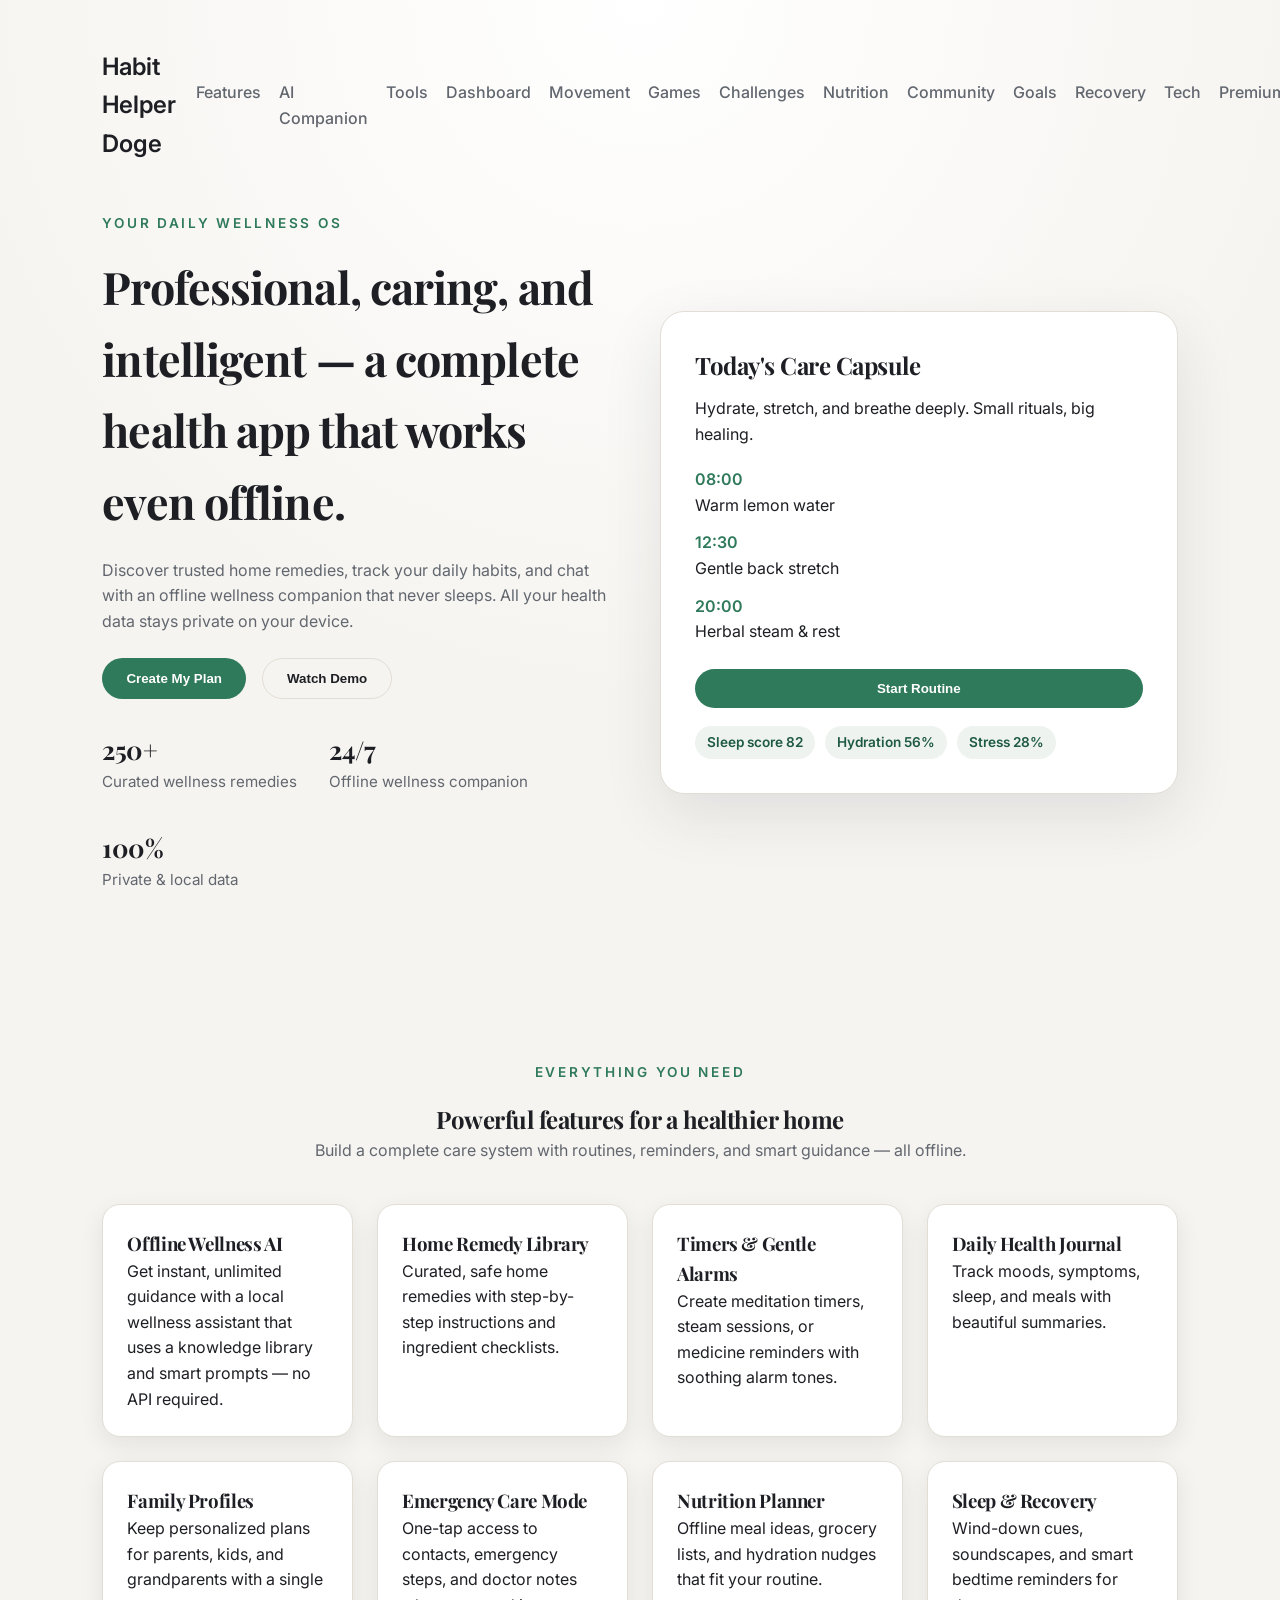
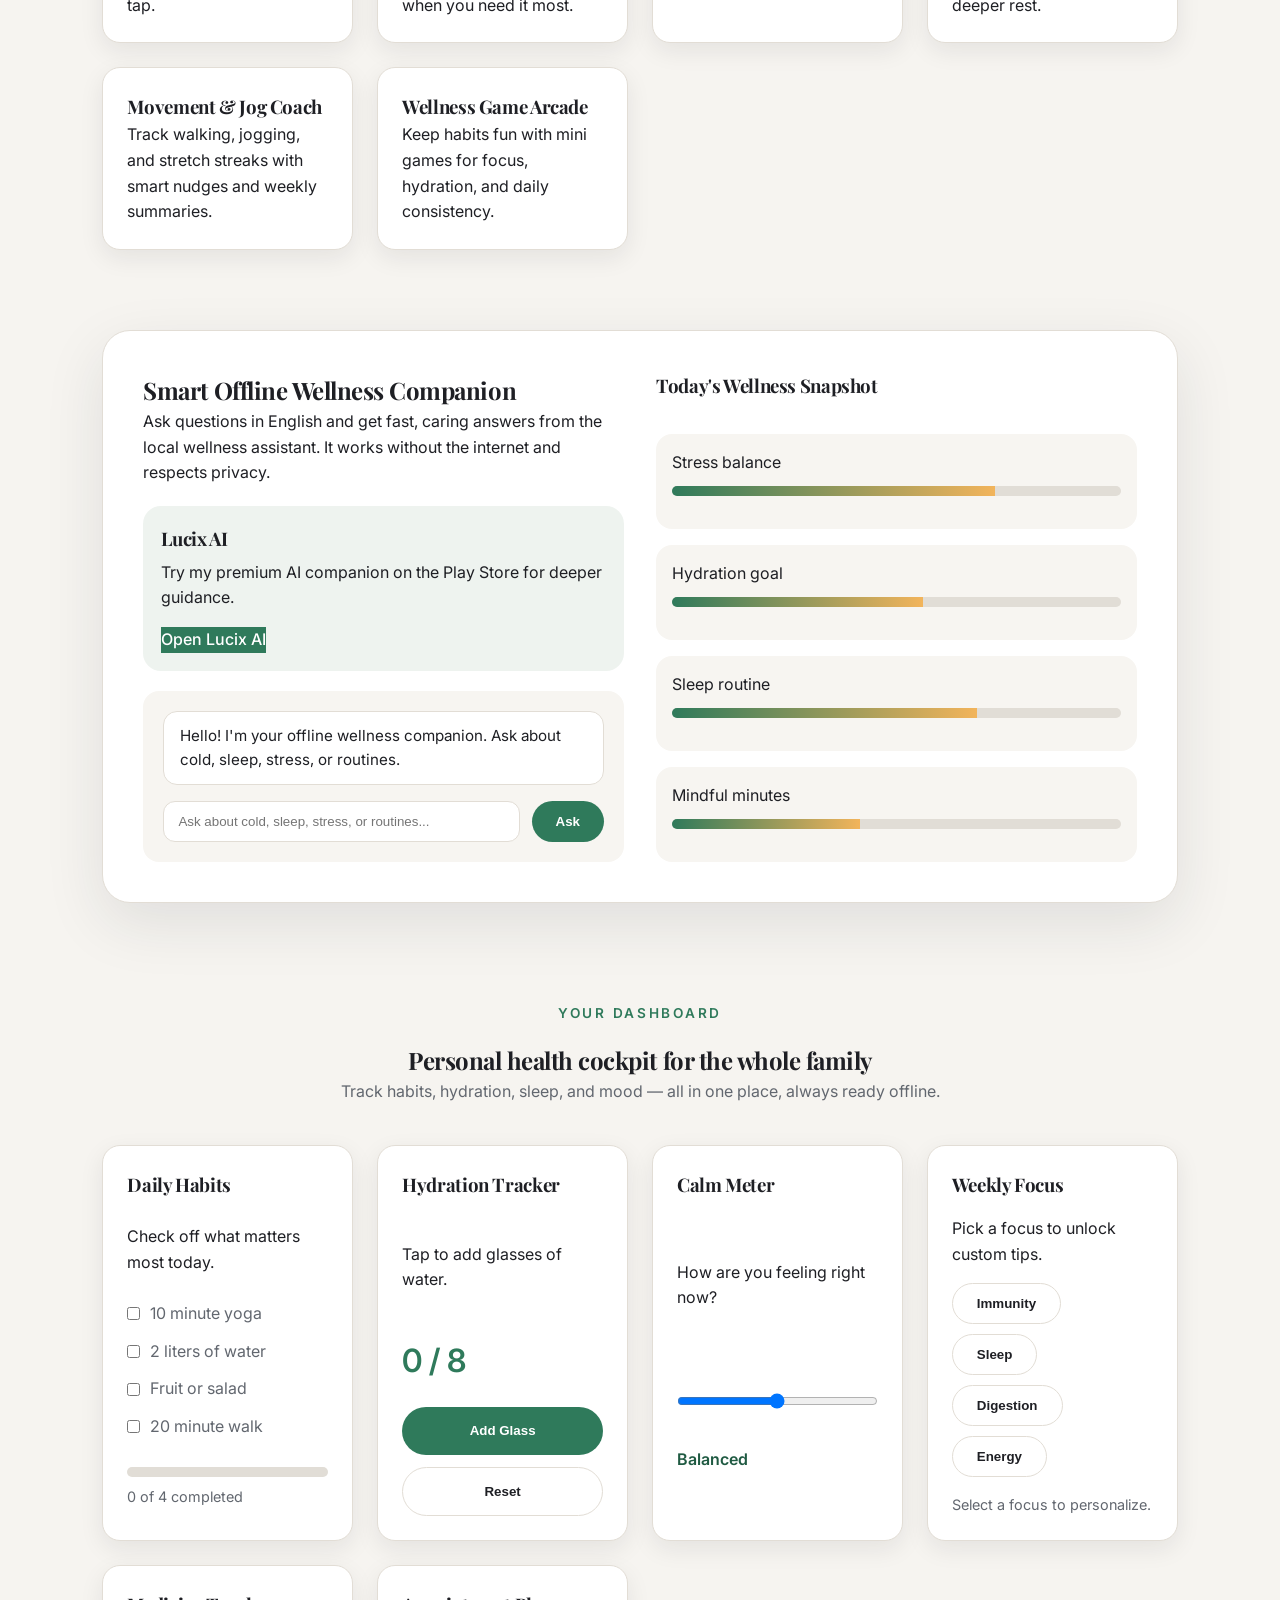
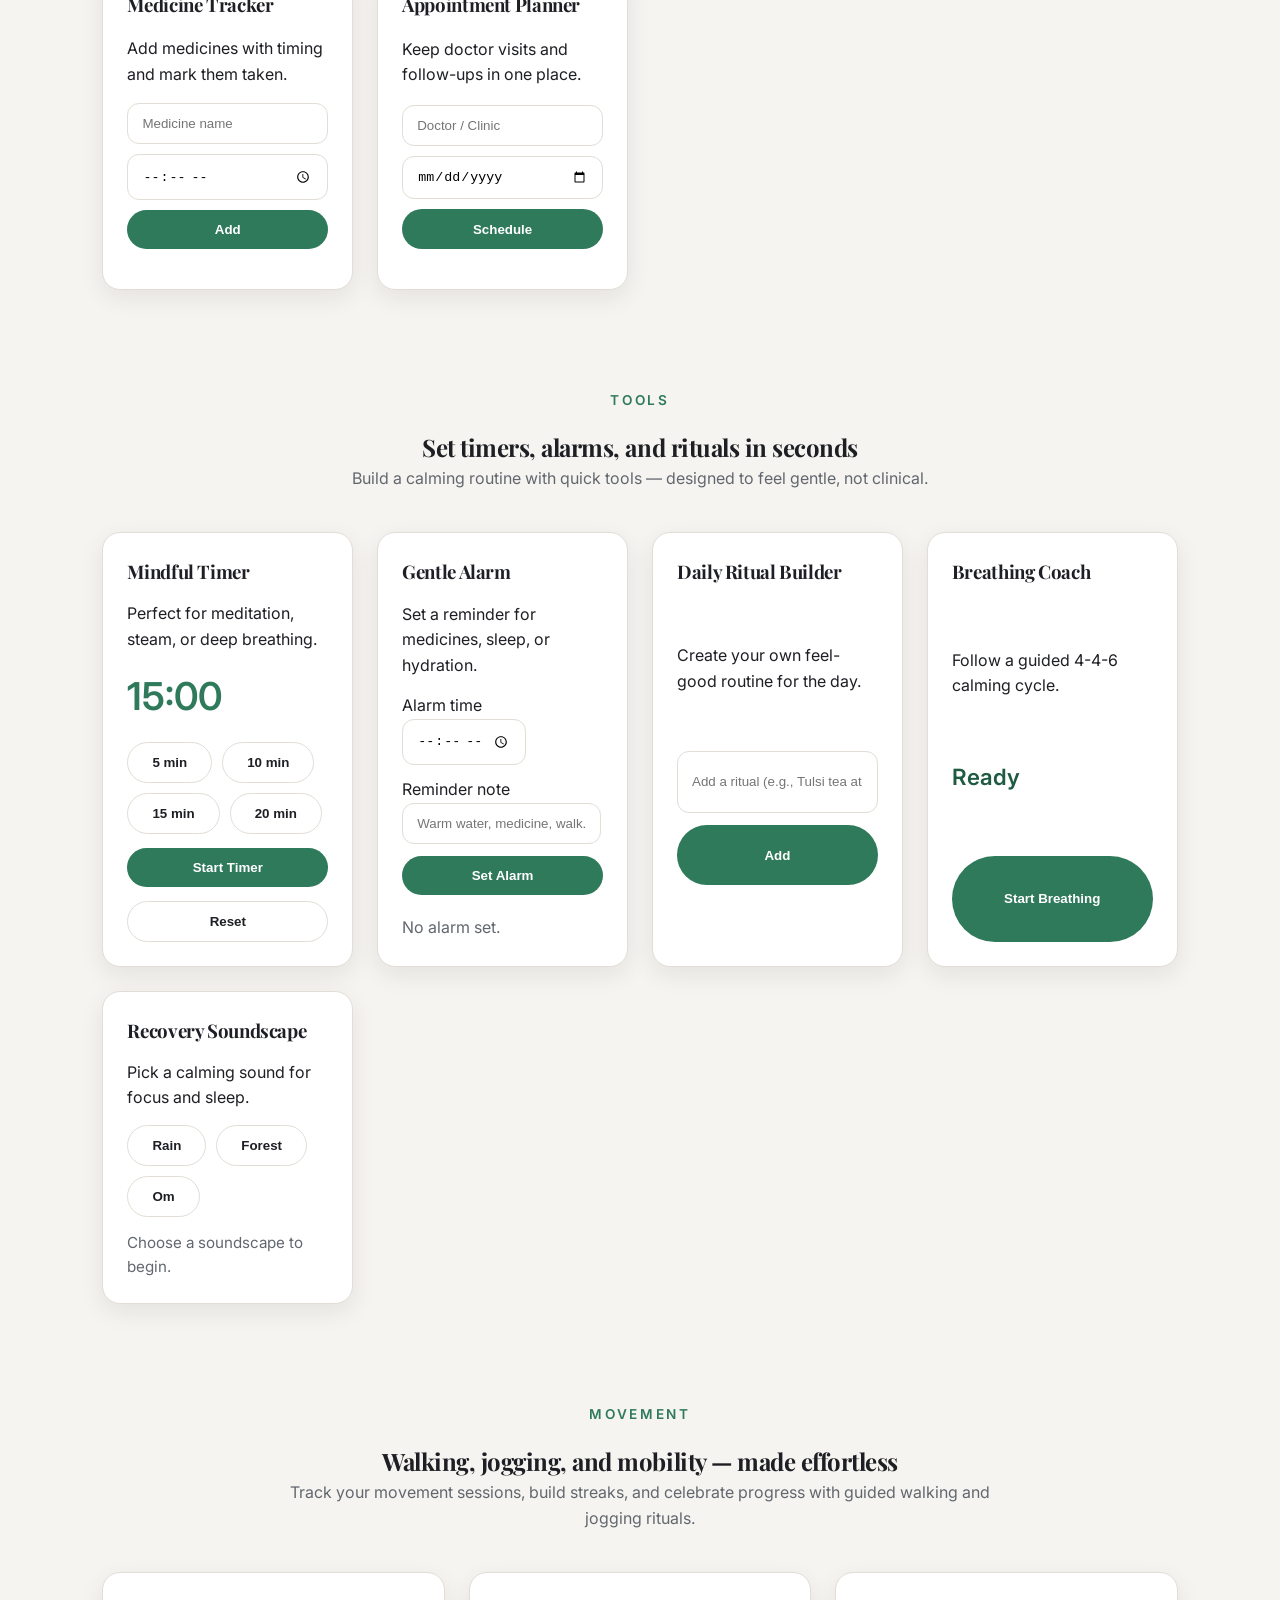
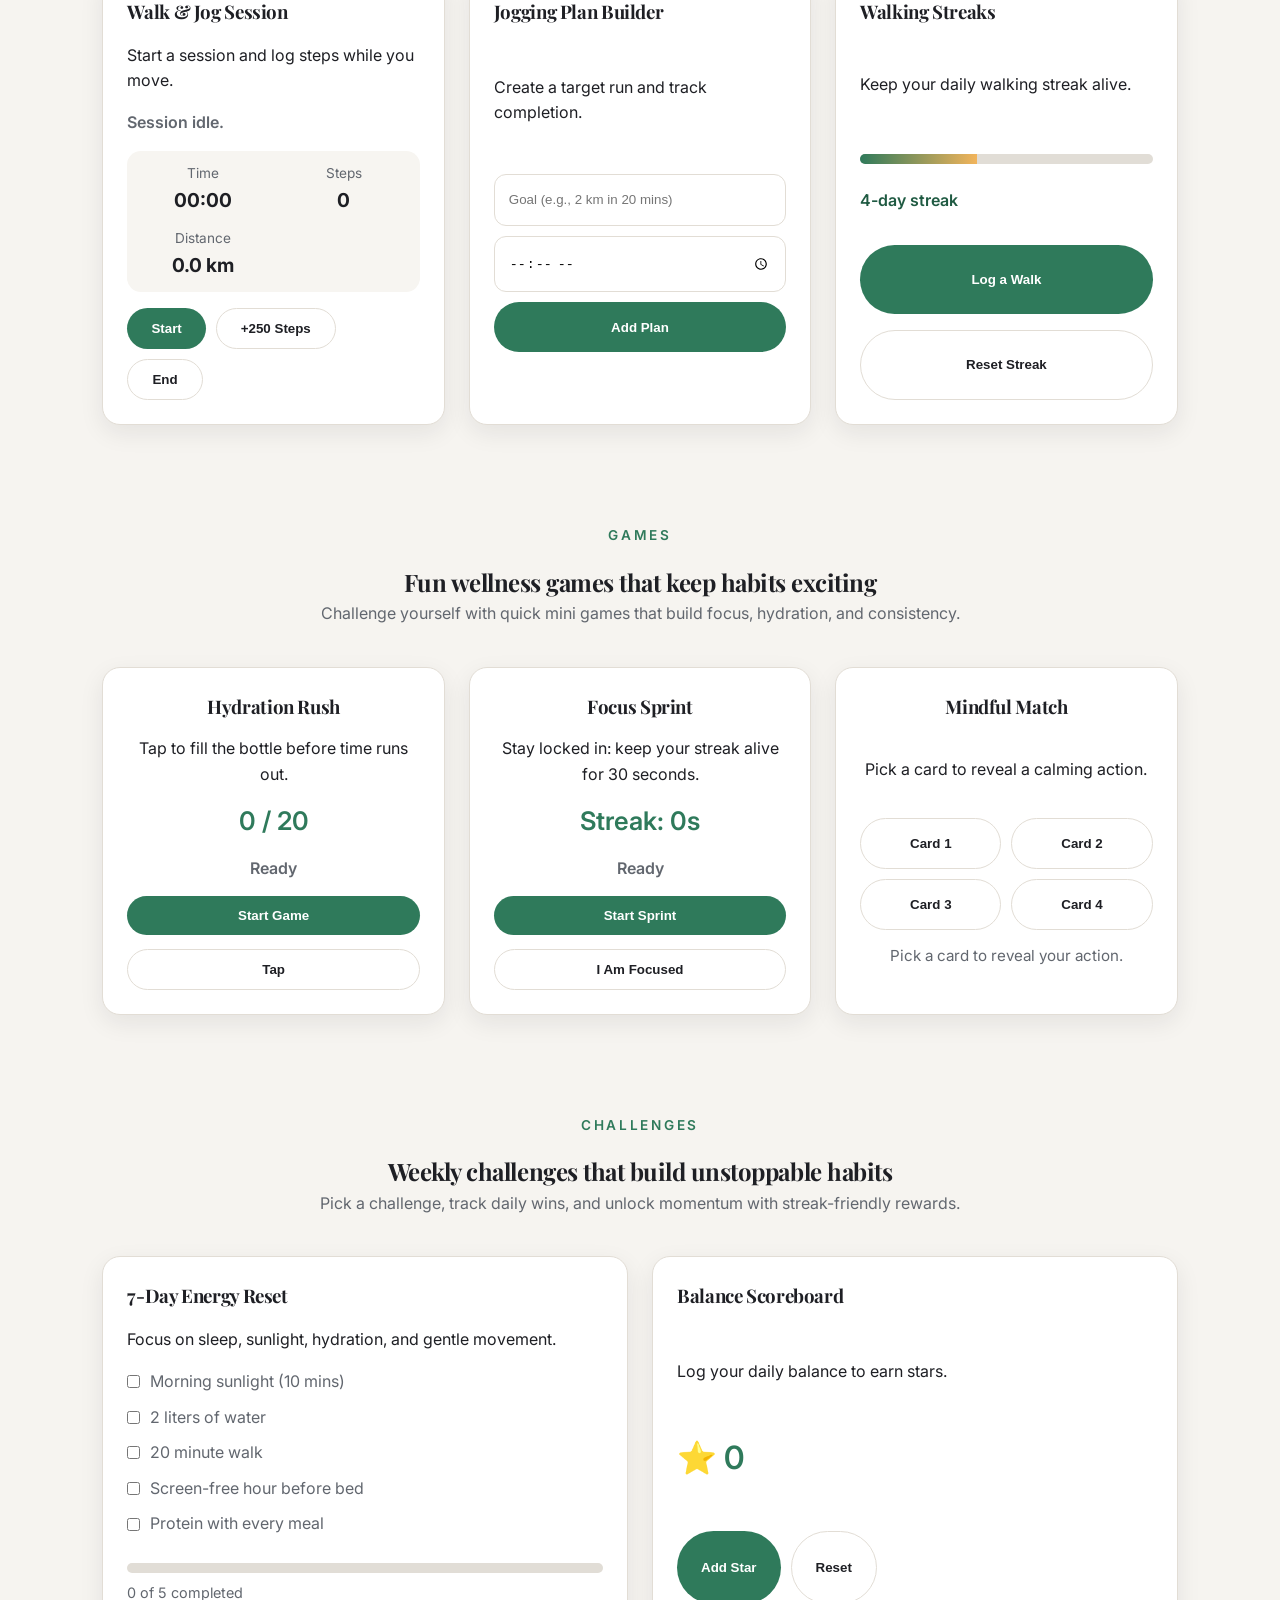
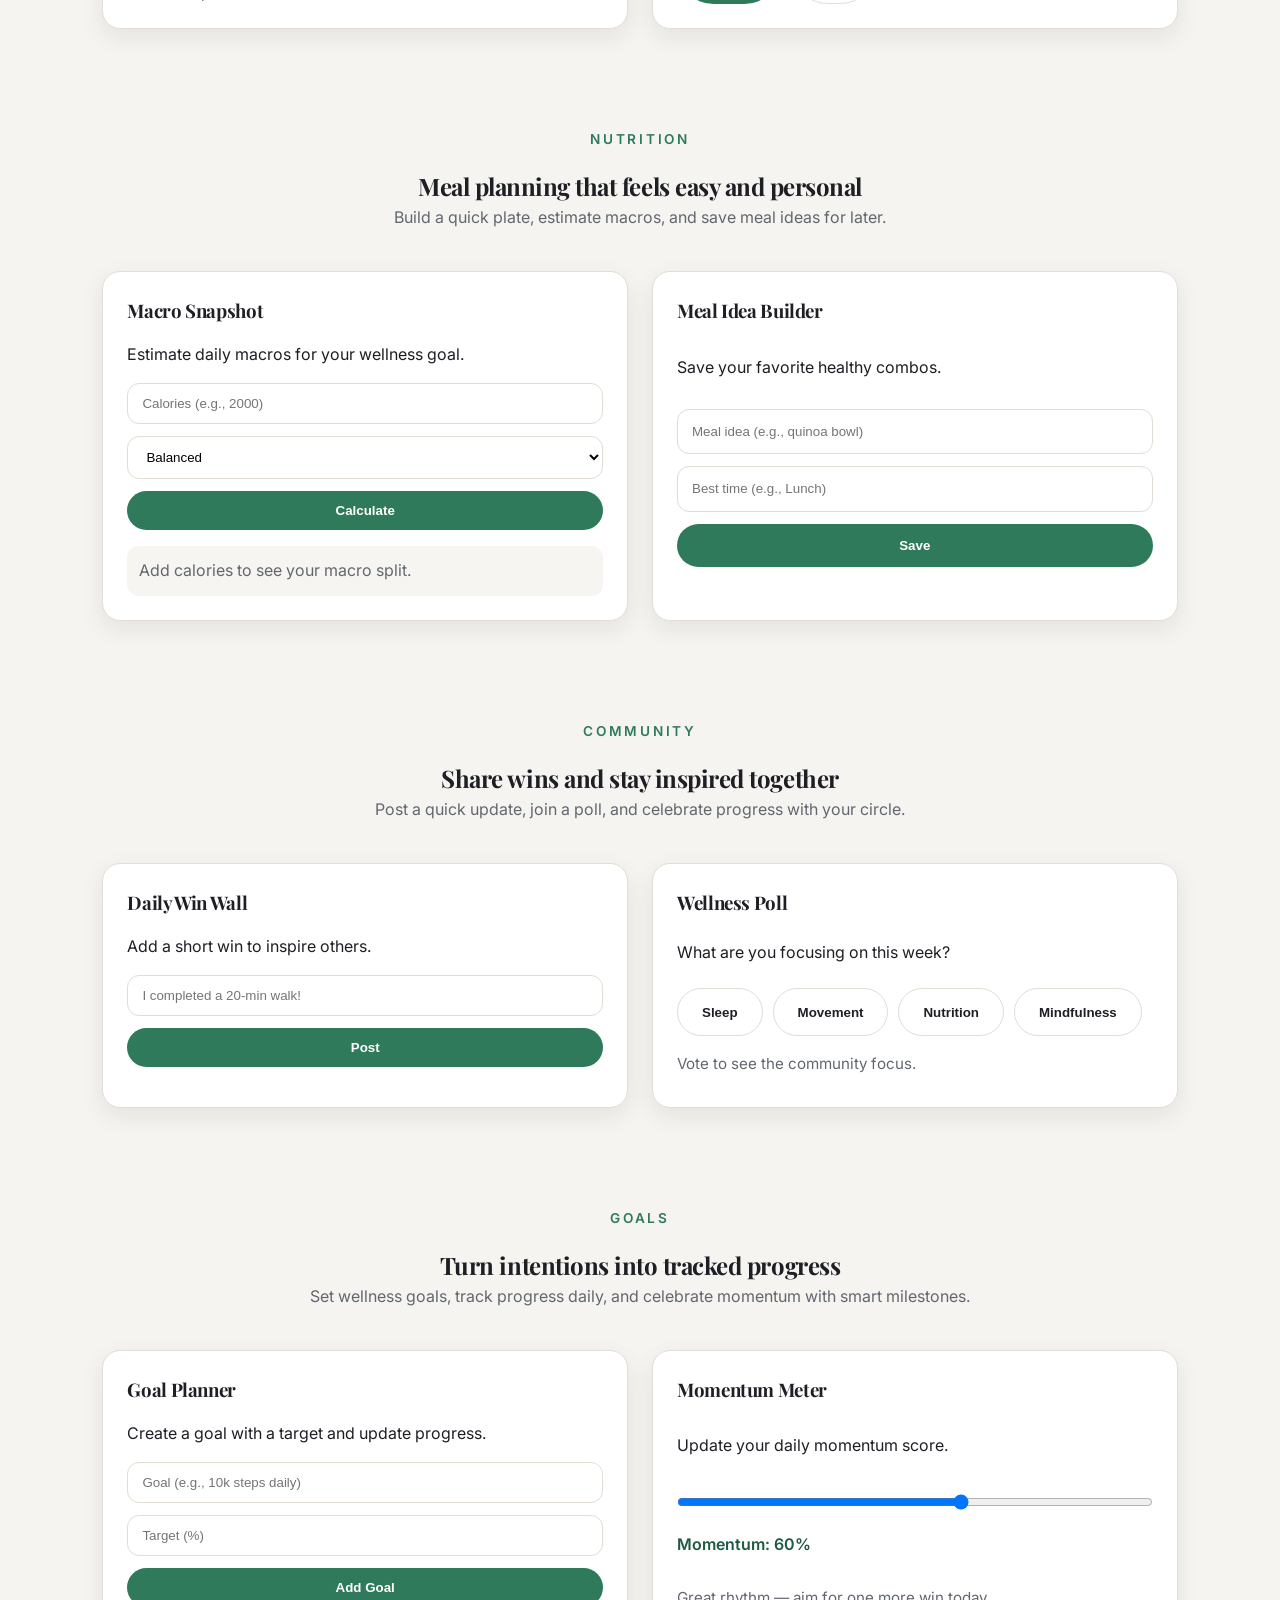
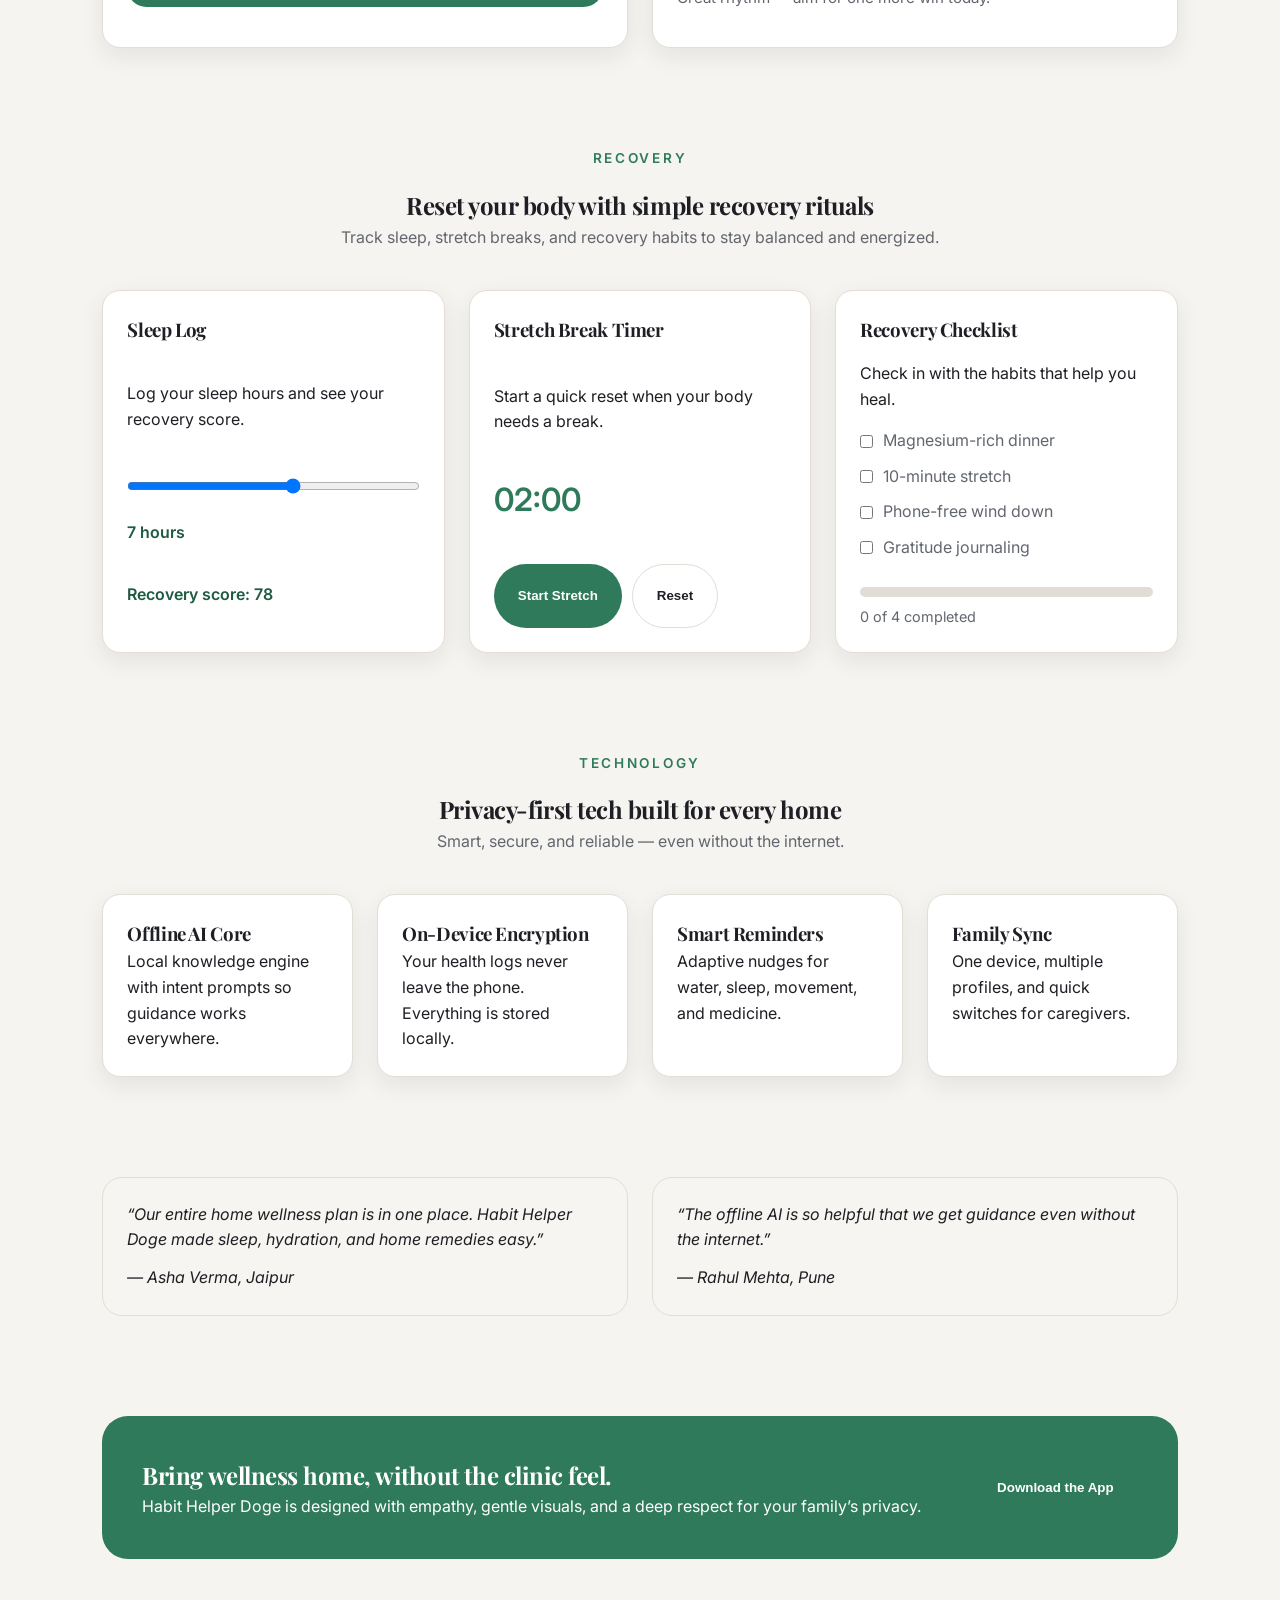
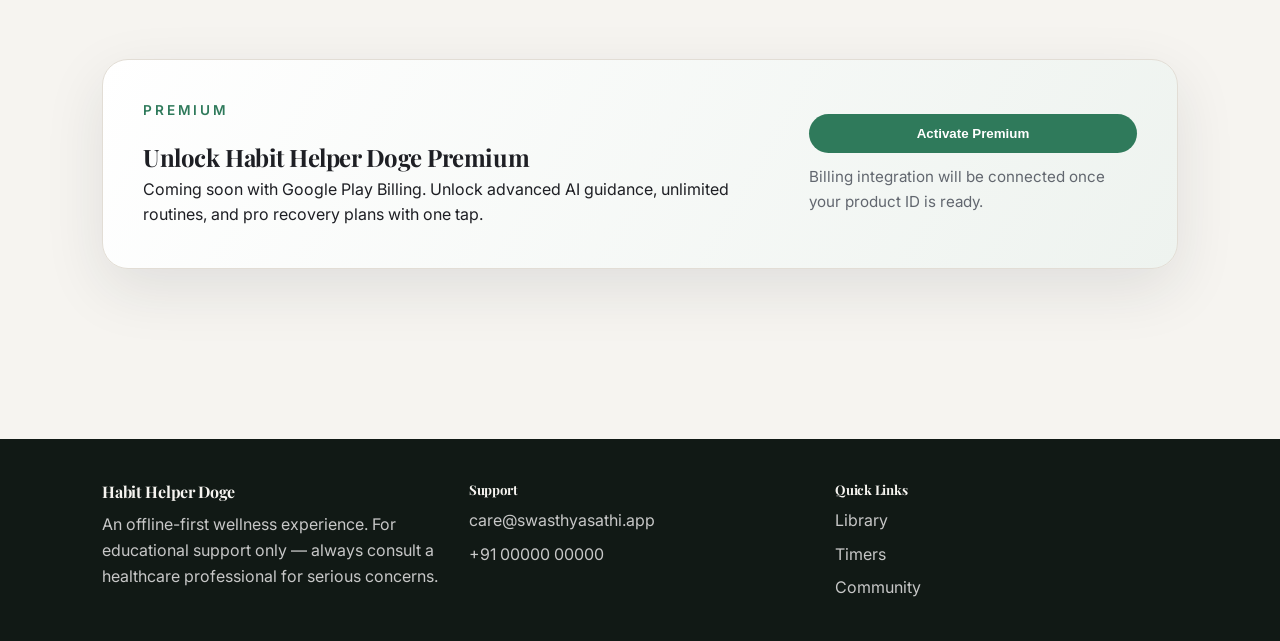
<file: index.html>
<!DOCTYPE html>
<html lang="en">
  <head>
    <meta charset="UTF-8" />
    <meta name="viewport" content="width=device-width, initial-scale=1.0" />
    <title>Habit Helper Doge • Home Wellness OS</title>
    <link rel="stylesheet" href="styles.css" />
    <link rel="preconnect" href="https://fonts.googleapis.com" />
    <link rel="preconnect" href="https://fonts.gstatic.com" crossorigin />
    <link
      href="https://fonts.googleapis.com/css2?family=Inter:wght@300;400;500;600;700&family=Playfair+Display:wght@500;600&display=swap"
      rel="stylesheet"
    />
  </head>
  <body>
    <header class="hero">
      <nav class="nav">
        <div class="logo">Habit Helper Doge</div>
        <div class="nav-links">
          <a href="#features">Features</a>
          <a href="#assistant">AI Companion</a>
          <a href="#tools">Tools</a>
          <a href="#dashboard">Dashboard</a>
          <a href="#movement">Movement</a>
          <a href="#games">Games</a>
          <a href="#challenges">Challenges</a>
          <a href="#nutrition">Nutrition</a>
          <a href="#community">Community</a>
          <a href="#goals">Goals</a>
          <a href="#recovery">Recovery</a>
          <a href="#tech">Tech</a>
          <a href="#premium">Premium</a>
        </div>
        <div class="nav-actions">
          <button class="ghost" type="button">Explore</button>
          <button class="primary" type="button">Get Started</button>
        </div>
      </nav>
      <div class="hero-grid">
        <div class="hero-copy">
          <p class="eyebrow">Your daily wellness OS</p>
          <h1>
            Professional, caring, and intelligent — a complete health app that works
            even offline.
          </h1>
          <p class="subhead">
            Discover trusted home remedies, track your daily habits, and chat with an
            offline wellness companion that never sleeps. All your health data stays
            private on your device.
          </p>
          <div class="hero-actions">
            <button class="primary" type="button">Create My Plan</button>
            <button class="ghost" type="button">Watch Demo</button>
          </div>
          <div class="hero-stats">
            <div>
              <h3>250+ </h3>
              <p>Curated wellness remedies</p>
            </div>
            <div>
              <h3>24/7</h3>
              <p>Offline wellness companion</p>
            </div>
            <div>
              <h3>100%</h3>
              <p>Private &amp; local data</p>
            </div>
          </div>
        </div>
        <div class="hero-card">
          <h2>Today's Care Capsule</h2>
          <p>Hydrate, stretch, and breathe deeply. Small rituals, big healing.</p>
          <div class="capsule-grid">
            <div>
              <span>08:00</span>
              <p>Warm lemon water</p>
            </div>
            <div>
              <span>12:30</span>
              <p>Gentle back stretch</p>
            </div>
            <div>
              <span>20:00</span>
              <p>Herbal steam &amp; rest</p>
            </div>
          </div>
          <button class="primary full" type="button">Start Routine</button>
          <div class="pill-row">
            <span>Sleep score 82</span>
            <span>Hydration 56%</span>
            <span>Stress 28%</span>
          </div>
        </div>
      </div>
    </header>

    <main>
      <section class="features" id="features">
        <div class="section-heading">
          <p class="eyebrow">Everything you need</p>
          <h2>Powerful features for a healthier home</h2>
          <p>
            Build a complete care system with routines, reminders, and smart guidance —
            all offline.
          </p>
        </div>
        <div class="feature-grid">
          <article>
            <h3>Offline Wellness AI</h3>
            <p>
              Get instant, unlimited guidance with a local wellness assistant that uses
              a knowledge library and smart prompts — no API required.
            </p>
          </article>
          <article>
            <h3>Home Remedy Library</h3>
            <p>
              Curated, safe home remedies with step-by-step instructions and ingredient
              checklists.
            </p>
          </article>
          <article>
            <h3>Timers &amp; Gentle Alarms</h3>
            <p>
              Create meditation timers, steam sessions, or medicine reminders with
              soothing alarm tones.
            </p>
          </article>
          <article>
            <h3>Daily Health Journal</h3>
            <p>
              Track moods, symptoms, sleep, and meals with beautiful summaries.
            </p>
          </article>
          <article>
            <h3>Family Profiles</h3>
            <p>
              Keep personalized plans for parents, kids, and grandparents with a single
              tap.
            </p>
          </article>
          <article>
            <h3>Emergency Care Mode</h3>
            <p>
              One-tap access to contacts, emergency steps, and doctor notes when you
              need it most.
            </p>
          </article>
          <article>
            <h3>Nutrition Planner</h3>
            <p>
              Offline meal ideas, grocery lists, and hydration nudges that fit your
              routine.
            </p>
          </article>
          <article>
            <h3>Sleep &amp; Recovery</h3>
            <p>
              Wind-down cues, soundscapes, and smart bedtime reminders for deeper rest.
            </p>
          </article>
          <article>
            <h3>Movement &amp; Jog Coach</h3>
            <p>
              Track walking, jogging, and stretch streaks with smart nudges and weekly
              summaries.
            </p>
          </article>
          <article>
            <h3>Wellness Game Arcade</h3>
            <p>
              Keep habits fun with mini games for focus, hydration, and daily
              consistency.
            </p>
          </article>
        </div>
      </section>

      <section class="experience" id="assistant">
        <div class="experience-panel">
          <div>
            <h2>Smart Offline Wellness Companion</h2>
            <p>
              Ask questions in English and get fast, caring answers from the local
              wellness assistant. It works without the internet and respects privacy.
            </p>
            <div class="lucix-card">
              <div>
                <h3>Lucix AI</h3>
                <p>
                  Try my premium AI companion on the Play Store for deeper guidance.
                </p>
              </div>
              <a
                class="primary"
                href="https://play.google.com/store/search?q=Lucix%20AI&c=apps"
                target="_blank"
                rel="noreferrer"
              >
                Open Lucix AI
              </a>
            </div>
            <div class="assistant">
              <div class="assistant-log" id="assistantLog"></div>
              <form class="assistant-form" id="assistantForm">
                <input
                  type="text"
                  id="assistantInput"
                  placeholder="Ask about cold, sleep, stress, or routines..."
                  aria-label="Ask the wellness assistant"
                />
                <button class="primary" type="submit">Ask</button>
              </form>
            </div>
          </div>
          <div class="insights">
            <h3>Today's Wellness Snapshot</h3>
            <div class="insight-card">
              <p>Stress balance</p>
              <div class="progress">
                <span style="width: 72%"></span>
              </div>
            </div>
            <div class="insight-card">
              <p>Hydration goal</p>
              <div class="progress">
                <span style="width: 56%"></span>
              </div>
            </div>
            <div class="insight-card">
              <p>Sleep routine</p>
              <div class="progress">
                <span style="width: 68%"></span>
              </div>
            </div>
            <div class="insight-card">
              <p>Mindful minutes</p>
              <div class="progress">
                <span style="width: 42%"></span>
              </div>
            </div>
          </div>
        </div>
      </section>

      <section class="dashboard" id="dashboard">
        <div class="section-heading">
          <p class="eyebrow">Your Dashboard</p>
          <h2>Personal health cockpit for the whole family</h2>
          <p>
            Track habits, hydration, sleep, and mood — all in one place, always ready
            offline.
          </p>
        </div>
        <div class="dashboard-grid">
          <div class="dashboard-card">
            <h3>Daily Habits</h3>
            <p>Check off what matters most today.</p>
            <div class="habit-list" id="habitList">
              <label><input type="checkbox" /> 10 minute yoga</label>
              <label><input type="checkbox" /> 2 liters of water</label>
              <label><input type="checkbox" /> Fruit or salad</label>
              <label><input type="checkbox" /> 20 minute walk</label>
            </div>
            <div class="habit-progress">
              <div class="progress">
                <span id="habitProgress" style="width: 0%"></span>
              </div>
              <p id="habitLabel">0 of 4 completed</p>
            </div>
          </div>
          <div class="dashboard-card">
            <h3>Hydration Tracker</h3>
            <p>Tap to add glasses of water.</p>
            <div class="hydration">
              <div class="hydration-count" id="hydrationCount">0 / 8</div>
              <button class="primary" id="addWater" type="button">Add Glass</button>
              <button class="ghost" id="resetWater" type="button">Reset</button>
            </div>
          </div>
          <div class="dashboard-card">
            <h3>Calm Meter</h3>
            <p>How are you feeling right now?</p>
            <input
              type="range"
              min="1"
              max="5"
              value="3"
              id="moodRange"
            />
            <div class="mood-label" id="moodLabel">Balanced</div>
          </div>
          <div class="dashboard-card">
            <h3>Weekly Focus</h3>
            <p>Pick a focus to unlock custom tips.</p>
            <div class="focus-tags" id="focusTags">
              <button type="button" class="ghost">Immunity</button>
              <button type="button" class="ghost">Sleep</button>
              <button type="button" class="ghost">Digestion</button>
              <button type="button" class="ghost">Energy</button>
            </div>
            <p class="focus-note" id="focusNote">Select a focus to personalize.</p>
          </div>
          <div class="dashboard-card">
            <h3>Medicine Tracker</h3>
            <p>Add medicines with timing and mark them taken.</p>
            <form class="medicine-form" id="medicineForm">
              <input
                type="text"
                id="medicineName"
                placeholder="Medicine name"
                required
              />
              <input type="time" id="medicineTime" required />
              <button class="primary" type="submit">Add</button>
            </form>
            <ul class="medicine-list" id="medicineList"></ul>
          </div>
          <div class="dashboard-card">
            <h3>Appointment Planner</h3>
            <p>Keep doctor visits and follow-ups in one place.</p>
            <form class="appointment-form" id="appointmentForm">
              <input
                type="text"
                id="appointmentTitle"
                placeholder="Doctor / Clinic"
                required
              />
              <input type="date" id="appointmentDate" required />
              <button class="primary" type="submit">Schedule</button>
            </form>
            <ul class="appointment-list" id="appointmentList"></ul>
          </div>
        </div>
      </section>

      <section class="tools" id="tools">
        <div class="section-heading">
          <p class="eyebrow">Tools</p>
          <h2>Set timers, alarms, and rituals in seconds</h2>
          <p>
            Build a calming routine with quick tools — designed to feel gentle, not
            clinical.
          </p>
        </div>
        <div class="tools-grid">
          <div class="tool-card">
            <h3>Mindful Timer</h3>
            <p>Perfect for meditation, steam, or deep breathing.</p>
            <div class="timer-display" id="timerDisplay">15:00</div>
            <div class="timer-controls">
              <button class="ghost" type="button" data-time="5">5 min</button>
              <button class="ghost" type="button" data-time="10">10 min</button>
              <button class="ghost" type="button" data-time="15">15 min</button>
              <button class="ghost" type="button" data-time="20">20 min</button>
            </div>
            <button class="primary full" id="startTimer" type="button">
              Start Timer
            </button>
            <button class="ghost full" id="resetTimer" type="button">
              Reset
            </button>
          </div>
          <div class="tool-card">
            <h3>Gentle Alarm</h3>
            <p>Set a reminder for medicines, sleep, or hydration.</p>
            <form class="alarm-form" id="alarmForm">
              <label>
                Alarm time
                <input type="time" id="alarmTime" required />
              </label>
              <label>
                Reminder note
                <input
                  type="text"
                  id="alarmLabel"
                  placeholder="Warm water, medicine, walk..."
                />
              </label>
              <button class="primary full" type="submit">Set Alarm</button>
            </form>
            <div class="alarm-status" id="alarmStatus">No alarm set.</div>
          </div>
          <div class="tool-card">
            <h3>Daily Ritual Builder</h3>
            <p>Create your own feel-good routine for the day.</p>
            <form class="ritual-form" id="ritualForm">
              <input
                type="text"
                id="ritualInput"
                placeholder="Add a ritual (e.g., Tulsi tea at 7am)"
              />
              <button class="primary" type="submit">Add</button>
            </form>
            <ul class="ritual-list" id="ritualList"></ul>
          </div>
          <div class="tool-card">
            <h3>Breathing Coach</h3>
            <p>Follow a guided 4-4-6 calming cycle.</p>
            <div class="breath-timer" id="breathTimer">Ready</div>
            <button class="primary full" id="startBreath" type="button">
              Start Breathing
            </button>
          </div>
          <div class="tool-card">
            <h3>Recovery Soundscape</h3>
            <p>Pick a calming sound for focus and sleep.</p>
            <div class="soundscape-list" id="soundscapeList">
              <button type="button" class="ghost" data-sound="Rain">Rain</button>
              <button type="button" class="ghost" data-sound="Forest">Forest</button>
              <button type="button" class="ghost" data-sound="Om">Om</button>
            </div>
            <div class="soundscape-status" id="soundscapeStatus">
              Choose a soundscape to begin.
            </div>
          </div>
        </div>
      </section>

      <section class="movement" id="movement">
        <div class="section-heading">
          <p class="eyebrow">Movement</p>
          <h2>Walking, jogging, and mobility — made effortless</h2>
          <p>
            Track your movement sessions, build streaks, and celebrate progress with
            guided walking and jogging rituals.
          </p>
        </div>
        <div class="movement-grid">
          <div class="movement-card">
            <h3>Walk &amp; Jog Session</h3>
            <p>Start a session and log steps while you move.</p>
            <div class="session-status" id="sessionStatus">Session idle.</div>
            <div class="session-metrics">
              <div>
                <span>Time</span>
                <strong id="sessionTime">00:00</strong>
              </div>
              <div>
                <span>Steps</span>
                <strong id="sessionSteps">0</strong>
              </div>
              <div>
                <span>Distance</span>
                <strong id="sessionDistance">0.0 km</strong>
              </div>
            </div>
            <div class="session-controls">
              <button class="primary" id="startSession" type="button">Start</button>
              <button class="ghost" id="addSteps" type="button">+250 Steps</button>
              <button class="ghost" id="endSession" type="button">End</button>
            </div>
          </div>
          <div class="movement-card">
            <h3>Jogging Plan Builder</h3>
            <p>Create a target run and track completion.</p>
            <form class="jog-form" id="jogForm">
              <input
                type="text"
                id="jogGoal"
                placeholder="Goal (e.g., 2 km in 20 mins)"
                required
              />
              <input type="time" id="jogTime" required />
              <button class="primary" type="submit">Add Plan</button>
            </form>
            <ul class="jog-list" id="jogList"></ul>
          </div>
          <div class="movement-card">
            <h3>Walking Streaks</h3>
            <p>Keep your daily walking streak alive.</p>
            <div class="streak-meter">
              <div class="progress">
                <span id="streakProgress" style="width: 40%"></span>
              </div>
              <div class="streak-label" id="streakLabel">4-day streak</div>
            </div>
            <button class="primary" id="boostStreak" type="button">
              Log a Walk
            </button>
            <button class="ghost" id="resetStreak" type="button">
              Reset Streak
            </button>
          </div>
        </div>
      </section>

      <section class="games" id="games">
        <div class="section-heading">
          <p class="eyebrow">Games</p>
          <h2>Fun wellness games that keep habits exciting</h2>
          <p>
            Challenge yourself with quick mini games that build focus, hydration, and
            consistency.
          </p>
        </div>
        <div class="games-grid">
          <div class="game-card">
            <h3>Hydration Rush</h3>
            <p>Tap to fill the bottle before time runs out.</p>
            <div class="game-score" id="hydrationScore">0 / 20</div>
            <div class="game-timer" id="hydrationTimer">Ready</div>
            <button class="primary" id="startHydrationGame" type="button">
              Start Game
            </button>
            <button class="ghost" id="tapHydration" type="button">Tap</button>
          </div>
          <div class="game-card">
            <h3>Focus Sprint</h3>
            <p>Stay locked in: keep your streak alive for 30 seconds.</p>
            <div class="game-score" id="focusScore">Streak: 0s</div>
            <div class="game-timer" id="focusTimer">Ready</div>
            <button class="primary" id="startFocusGame" type="button">
              Start Sprint
            </button>
            <button class="ghost" id="focusHold" type="button">
              I Am Focused
            </button>
          </div>
          <div class="game-card">
            <h3>Mindful Match</h3>
            <p>Pick a card to reveal a calming action.</p>
            <div class="mindful-grid" id="mindfulGrid">
              <button type="button" class="ghost">Card 1</button>
              <button type="button" class="ghost">Card 2</button>
              <button type="button" class="ghost">Card 3</button>
              <button type="button" class="ghost">Card 4</button>
            </div>
            <div class="mindful-result" id="mindfulResult">
              Pick a card to reveal your action.
            </div>
          </div>
        </div>
      </section>

      <section class="challenges" id="challenges">
        <div class="section-heading">
          <p class="eyebrow">Challenges</p>
          <h2>Weekly challenges that build unstoppable habits</h2>
          <p>
            Pick a challenge, track daily wins, and unlock momentum with streak-friendly
            rewards.
          </p>
        </div>
        <div class="challenge-grid">
          <div class="challenge-card">
            <h3>7-Day Energy Reset</h3>
            <p>Focus on sleep, sunlight, hydration, and gentle movement.</p>
            <div class="challenge-list" id="challengeList">
              <label><input type="checkbox" /> Morning sunlight (10 mins)</label>
              <label><input type="checkbox" /> 2 liters of water</label>
              <label><input type="checkbox" /> 20 minute walk</label>
              <label><input type="checkbox" /> Screen-free hour before bed</label>
              <label><input type="checkbox" /> Protein with every meal</label>
            </div>
            <div class="challenge-progress">
              <div class="progress">
                <span id="challengeProgress" style="width: 0%"></span>
              </div>
              <p id="challengeLabel">0 of 5 completed</p>
            </div>
          </div>
          <div class="challenge-card">
            <h3>Balance Scoreboard</h3>
            <p>Log your daily balance to earn stars.</p>
            <div class="balance-score" id="balanceScore">⭐ 0</div>
            <div class="balance-actions">
              <button class="primary" id="addBalance" type="button">Add Star</button>
              <button class="ghost" id="resetBalance" type="button">Reset</button>
            </div>
          </div>
        </div>
      </section>

      <section class="nutrition" id="nutrition">
        <div class="section-heading">
          <p class="eyebrow">Nutrition</p>
          <h2>Meal planning that feels easy and personal</h2>
          <p>
            Build a quick plate, estimate macros, and save meal ideas for later.
          </p>
        </div>
        <div class="nutrition-grid">
          <div class="nutrition-card">
            <h3>Macro Snapshot</h3>
            <p>Estimate daily macros for your wellness goal.</p>
            <form class="macro-form" id="macroForm">
              <input
                type="number"
                id="macroCalories"
                min="1200"
                max="4000"
                placeholder="Calories (e.g., 2000)"
                required
              />
              <select id="macroGoal" required>
                <option value="balanced">Balanced</option>
                <option value="lean">Lean &amp; Light</option>
                <option value="strength">Strength &amp; Recovery</option>
              </select>
              <button class="primary" type="submit">Calculate</button>
            </form>
            <div class="macro-result" id="macroResult">
              Add calories to see your macro split.
            </div>
          </div>
          <div class="nutrition-card">
            <h3>Meal Idea Builder</h3>
            <p>Save your favorite healthy combos.</p>
            <form class="meal-form" id="mealForm">
              <input
                type="text"
                id="mealIdea"
                placeholder="Meal idea (e.g., quinoa bowl)"
                required
              />
              <input
                type="text"
                id="mealTime"
                placeholder="Best time (e.g., Lunch)"
                required
              />
              <button class="primary" type="submit">Save</button>
            </form>
            <ul class="meal-list" id="mealList"></ul>
          </div>
        </div>
      </section>

      <section class="community" id="community">
        <div class="section-heading">
          <p class="eyebrow">Community</p>
          <h2>Share wins and stay inspired together</h2>
          <p>
            Post a quick update, join a poll, and celebrate progress with your circle.
          </p>
        </div>
        <div class="community-grid">
          <div class="community-card">
            <h3>Daily Win Wall</h3>
            <p>Add a short win to inspire others.</p>
            <form class="win-form" id="winForm">
              <input
                type="text"
                id="winInput"
                placeholder="I completed a 20-min walk!"
                required
              />
              <button class="primary" type="submit">Post</button>
            </form>
            <ul class="win-list" id="winList"></ul>
          </div>
          <div class="community-card">
            <h3>Wellness Poll</h3>
            <p>What are you focusing on this week?</p>
            <div class="poll-options" id="pollOptions">
              <button type="button" class="ghost">Sleep</button>
              <button type="button" class="ghost">Movement</button>
              <button type="button" class="ghost">Nutrition</button>
              <button type="button" class="ghost">Mindfulness</button>
            </div>
            <div class="poll-result" id="pollResult">
              Vote to see the community focus.
            </div>
          </div>
        </div>
      </section>

      <section class="goals" id="goals">
        <div class="section-heading">
          <p class="eyebrow">Goals</p>
          <h2>Turn intentions into tracked progress</h2>
          <p>
            Set wellness goals, track progress daily, and celebrate momentum with smart
            milestones.
          </p>
        </div>
        <div class="goals-grid">
          <div class="goals-card">
            <h3>Goal Planner</h3>
            <p>Create a goal with a target and update progress.</p>
            <form class="goal-form" id="goalForm">
              <input
                type="text"
                id="goalName"
                placeholder="Goal (e.g., 10k steps daily)"
                required
              />
              <input
                type="number"
                id="goalTarget"
                min="1"
                max="100"
                placeholder="Target (%)"
                required
              />
              <button class="primary" type="submit">Add Goal</button>
            </form>
            <ul class="goal-list" id="goalList"></ul>
          </div>
          <div class="goals-card">
            <h3>Momentum Meter</h3>
            <p>Update your daily momentum score.</p>
            <input type="range" id="momentumRange" min="0" max="100" value="60" />
            <div class="momentum-label" id="momentumLabel">Momentum: 60%</div>
            <div class="momentum-note" id="momentumNote">
              Keep going — consistency beats intensity.
            </div>
          </div>
        </div>
      </section>

      <section class="recovery" id="recovery">
        <div class="section-heading">
          <p class="eyebrow">Recovery</p>
          <h2>Reset your body with simple recovery rituals</h2>
          <p>
            Track sleep, stretch breaks, and recovery habits to stay balanced and
            energized.
          </p>
        </div>
        <div class="recovery-grid">
          <div class="recovery-card">
            <h3>Sleep Log</h3>
            <p>Log your sleep hours and see your recovery score.</p>
            <input type="range" id="sleepRange" min="3" max="10" value="7" />
            <div class="sleep-label" id="sleepLabel">7 hours</div>
            <div class="sleep-score" id="sleepScore">Recovery score: 78</div>
          </div>
          <div class="recovery-card">
            <h3>Stretch Break Timer</h3>
            <p>Start a quick reset when your body needs a break.</p>
            <div class="stretch-timer" id="stretchTimer">02:00</div>
            <div class="stretch-actions">
              <button class="primary" id="startStretch" type="button">
                Start Stretch
              </button>
              <button class="ghost" id="resetStretch" type="button">Reset</button>
            </div>
          </div>
          <div class="recovery-card">
            <h3>Recovery Checklist</h3>
            <p>Check in with the habits that help you heal.</p>
            <div class="recovery-list" id="recoveryList">
              <label><input type="checkbox" /> Magnesium-rich dinner</label>
              <label><input type="checkbox" /> 10-minute stretch</label>
              <label><input type="checkbox" /> Phone-free wind down</label>
              <label><input type="checkbox" /> Gratitude journaling</label>
            </div>
            <div class="recovery-progress">
              <div class="progress">
                <span id="recoveryProgress" style="width: 0%"></span>
              </div>
              <p id="recoveryLabel">0 of 4 completed</p>
            </div>
          </div>
        </div>
      </section>

      <section class="tech" id="tech">
        <div class="section-heading">
          <p class="eyebrow">Technology</p>
          <h2>Privacy-first tech built for every home</h2>
          <p>Smart, secure, and reliable — even without the internet.</p>
        </div>
        <div class="tech-grid">
          <div class="tech-card">
            <h3>Offline AI Core</h3>
            <p>
              Local knowledge engine with intent prompts so guidance works everywhere.
            </p>
          </div>
          <div class="tech-card">
            <h3>On-Device Encryption</h3>
            <p>Your health logs never leave the phone. Everything is stored locally.</p>
          </div>
          <div class="tech-card">
            <h3>Smart Reminders</h3>
            <p>Adaptive nudges for water, sleep, movement, and medicine.</p>
          </div>
          <div class="tech-card">
            <h3>Family Sync</h3>
            <p>One device, multiple profiles, and quick switches for caregivers.</p>
          </div>
        </div>
      </section>

      <section class="testimonial">
        <div class="testimonial-card">
          <p>
            “Our entire home wellness plan is in one place. Habit Helper Doge made sleep,
            hydration, and home remedies easy.”
          </p>
          <span>— Asha Verma, Jaipur</span>
        </div>
        <div class="testimonial-card">
          <p>
            “The offline AI is so helpful that we get guidance even without the internet.”
          </p>
          <span>— Rahul Mehta, Pune</span>
        </div>
      </section>

      <section class="footer-cta">
        <div>
          <h2>Bring wellness home, without the clinic feel.</h2>
          <p>
            Habit Helper Doge is designed with empathy, gentle visuals, and a deep respect
            for your family’s privacy.
          </p>
        </div>
        <button class="primary" type="button">Download the App</button>
      </section>

      <section class="premium" id="premium">
        <div class="premium-card">
          <div>
            <p class="eyebrow">Premium</p>
            <h2>Unlock Habit Helper Doge Premium</h2>
            <p>
              Coming soon with Google Play Billing. Unlock advanced AI guidance,
              unlimited routines, and pro recovery plans with one tap.
            </p>
          </div>
          <div class="premium-actions">
            <button class="primary" id="premiumButton" type="button">
              Activate Premium
            </button>
            <div class="premium-status" id="premiumStatus">
              Billing integration will be connected once your product ID is ready.
            </div>
          </div>
        </div>
      </section>
    </main>

    <footer class="footer">
      <div>
        <h4>Habit Helper Doge</h4>
        <p>
          An offline-first wellness experience. For educational support only — always
          consult a healthcare professional for serious concerns.
        </p>
      </div>
      <div>
        <h5>Support</h5>
        <p>care@swasthyasathi.app</p>
        <p>+91 00000 00000</p>
      </div>
      <div>
        <h5>Quick Links</h5>
        <p>Library</p>
        <p>Timers</p>
        <p>Community</p>
      </div>
    </footer>

    <script src="app.js"></script>
  </body>
</html>
</file>
<file: styles.css>
:root {
  color-scheme: light;
  --bg: #f6f4f0;
  --surface: #ffffff;
  --primary: #2f7a5b;
  --primary-dark: #1f5a42;
  --accent: #f2b45b;
  --text: #1e1f24;
  --muted: #62676f;
  --border: #e2ddd5;
  --shadow: 0 20px 60px rgba(31, 35, 45, 0.1);
}

* {
  box-sizing: border-box;
  margin: 0;
  padding: 0;
}

body {
  font-family: "Inter", sans-serif;
  background: var(--bg);
  color: var(--text);
  line-height: 1.6;
}

h1,
h2,
h3,
h4,
h5 {
  font-family: "Playfair Display", serif;
  letter-spacing: -0.02em;
}

a {
  color: inherit;
  text-decoration: none;
  font-weight: 500;
}

a:hover {
  color: var(--primary);
}

.hero {
  background: radial-gradient(circle at top, #ffffff 0%, var(--bg) 60%);
  padding: 48px 8vw 100px;
}

.nav {
  display: grid;
  grid-template-columns: auto 1fr auto;
  align-items: center;
  gap: 20px;
  margin-bottom: 50px;
}

.logo {
  font-size: 1.5rem;
  font-weight: 600;
}

.nav-links {
  display: flex;
  gap: 18px;
  justify-content: center;
  color: var(--muted);
}

.nav-actions {
  display: flex;
  gap: 16px;
}

button {
  border: none;
  border-radius: 999px;
  padding: 12px 24px;
  font-weight: 600;
  cursor: pointer;
  transition: transform 0.2s ease, box-shadow 0.2s ease;
}

button:focus {
  outline: 2px solid rgba(47, 122, 91, 0.4);
  outline-offset: 2px;
}

button:hover {
  transform: translateY(-1px);
  box-shadow: 0 12px 24px rgba(31, 35, 45, 0.12);
}

.primary {
  background: var(--primary);
  color: white;
}

.ghost {
  background: transparent;
  border: 1px solid var(--border);
  color: var(--text);
}

.full {
  width: 100%;
}

.hero-grid {
  display: grid;
  grid-template-columns: repeat(auto-fit, minmax(280px, 1fr));
  gap: 40px;
  align-items: center;
}

.eyebrow {
  text-transform: uppercase;
  font-size: 0.85rem;
  letter-spacing: 0.2em;
  color: var(--primary);
  margin-bottom: 16px;
  font-weight: 600;
}

.hero-copy h1 {
  font-size: clamp(2.8rem, 3.4vw, 4rem);
  margin-bottom: 20px;
}

.subhead {
  color: var(--muted);
  max-width: 540px;
  margin-bottom: 24px;
}

.hero-actions {
  display: flex;
  gap: 16px;
  margin-bottom: 30px;
}

.hero-stats {
  display: flex;
  gap: 32px;
  flex-wrap: wrap;
}

.hero-stats h3 {
  font-size: 1.6rem;
}

.hero-stats p {
  color: var(--muted);
  font-size: 0.95rem;
}

.hero-card {
  background: var(--surface);
  padding: 34px;
  border-radius: 24px;
  box-shadow: var(--shadow);
  border: 1px solid var(--border);
}

.hero-card h2 {
  margin-bottom: 12px;
}

.capsule-grid {
  display: grid;
  gap: 12px;
  margin: 20px 0 24px;
}

.capsule-grid span {
  font-weight: 600;
  color: var(--primary);
}

.pill-row {
  margin-top: 18px;
  display: flex;
  gap: 10px;
  flex-wrap: wrap;
}

.pill-row span {
  background: #eef3ef;
  color: var(--primary-dark);
  padding: 6px 12px;
  border-radius: 999px;
  font-size: 0.85rem;
  font-weight: 600;
}

main {
  padding: 0 8vw 100px;
}

.section-heading {
  text-align: center;
  max-width: 760px;
  margin: 0 auto 40px;
}

.section-heading p:last-child {
  color: var(--muted);
}

.features {
  margin-top: 70px;
}

.feature-grid {
  display: grid;
  grid-template-columns: repeat(auto-fit, minmax(220px, 1fr));
  gap: 24px;
}

.feature-grid article {
  background: var(--surface);
  padding: 24px;
  border-radius: 18px;
  border: 1px solid var(--border);
  box-shadow: 0 8px 24px rgba(30, 31, 36, 0.08);
}

.experience {
  margin-top: 80px;
}

.experience-panel {
  display: grid;
  grid-template-columns: repeat(auto-fit, minmax(280px, 1fr));
  gap: 32px;
  background: var(--surface);
  border-radius: 28px;
  padding: 40px;
  border: 1px solid var(--border);
  box-shadow: var(--shadow);
}

.lucix-card {
  margin-top: 20px;
  background: #eef3ef;
  border-radius: 18px;
  padding: 18px;
  display: flex;
  flex-wrap: wrap;
  gap: 16px;
  align-items: center;
  justify-content: space-between;
}

.lucix-card h3 {
  margin-bottom: 6px;
}

.assistant {
  margin-top: 20px;
  background: #f7f5f1;
  padding: 20px;
  border-radius: 16px;
}

.assistant-log {
  max-height: 220px;
  overflow-y: auto;
  display: flex;
  flex-direction: column;
  gap: 12px;
  margin-bottom: 16px;
}

.assistant-entry {
  padding: 12px 16px;
  border-radius: 14px;
  font-size: 0.95rem;
}

.assistant-entry.user {
  background: #e3f0ea;
  align-self: flex-end;
}

.assistant-entry.bot {
  background: #fff;
  border: 1px solid var(--border);
}

.assistant-form {
  display: flex;
  gap: 12px;
}

.assistant-form input {
  flex: 1;
  padding: 12px 14px;
  border-radius: 12px;
  border: 1px solid var(--border);
  background: #fff;
}

.insights {
  display: grid;
  gap: 16px;
}

.insight-card {
  background: #f7f5f1;
  border-radius: 16px;
  padding: 16px;
}

.progress {
  height: 10px;
  background: #e1ddd6;
  border-radius: 999px;
  overflow: hidden;
  margin-top: 10px;
}

.progress span {
  display: block;
  height: 100%;
  background: linear-gradient(90deg, var(--primary), var(--accent));
}

.dashboard {
  margin-top: 100px;
}

.dashboard-grid {
  display: grid;
  grid-template-columns: repeat(auto-fit, minmax(240px, 1fr));
  gap: 24px;
}

.dashboard-card {
  background: var(--surface);
  padding: 24px;
  border-radius: 18px;
  border: 1px solid var(--border);
  box-shadow: 0 8px 24px rgba(30, 31, 36, 0.08);
  display: grid;
  gap: 16px;
}

.habit-list {
  display: grid;
  gap: 10px;
  color: var(--muted);
}

.habit-list label {
  display: flex;
  gap: 10px;
  align-items: center;
}

.habit-progress p {
  margin-top: 8px;
  color: var(--muted);
  font-size: 0.9rem;
}

.hydration {
  display: grid;
  gap: 12px;
}

.hydration-count {
  font-size: 2rem;
  font-weight: 600;
  color: var(--primary);
}

.mood-label {
  font-weight: 600;
  color: var(--primary-dark);
}

.focus-tags {
  display: flex;
  flex-wrap: wrap;
  gap: 10px;
}

.focus-tags button.active {
  background: var(--primary);
  color: white;
  border-color: transparent;
}

.focus-note {
  color: var(--muted);
  font-size: 0.9rem;
}

.medicine-form,
.appointment-form {
  display: grid;
  gap: 10px;
}

.medicine-form input,
.appointment-form input {
  padding: 12px 14px;
  border-radius: 12px;
  border: 1px solid var(--border);
}

.medicine-list,
.appointment-list {
  list-style: none;
  display: grid;
  gap: 10px;
}

.medicine-list li,
.appointment-list li {
  background: #f7f5f1;
  padding: 10px 14px;
  border-radius: 12px;
  display: flex;
  justify-content: space-between;
  align-items: center;
  gap: 10px;
  font-size: 0.95rem;
}

.medicine-list button,
.appointment-list button {
  padding: 6px 12px;
  font-size: 0.85rem;
}

.tools {
  margin-top: 100px;
}

.tools-grid {
  display: grid;
  grid-template-columns: repeat(auto-fit, minmax(240px, 1fr));
  gap: 24px;
}

.tool-card {
  background: var(--surface);
  padding: 24px;
  border-radius: 18px;
  border: 1px solid var(--border);
  box-shadow: 0 8px 24px rgba(30, 31, 36, 0.08);
  display: grid;
  gap: 14px;
}

.timer-display {
  font-size: 2.4rem;
  font-weight: 600;
  color: var(--primary);
}

.timer-controls {
  display: flex;
  gap: 10px;
  flex-wrap: wrap;
}

.alarm-form,
.ritual-form {
  display: grid;
  gap: 12px;
}

.alarm-form input,
.ritual-form input {
  padding: 12px 14px;
  border-radius: 12px;
  border: 1px solid var(--border);
}

.alarm-status {
  margin-top: 6px;
  color: var(--muted);
}

.ritual-list {
  list-style: none;
  display: grid;
  gap: 10px;
}

.ritual-list li {
  background: #f7f5f1;
  padding: 10px 14px;
  border-radius: 12px;
  display: flex;
  justify-content: space-between;
  align-items: center;
}

.ritual-list button {
  padding: 6px 12px;
  font-size: 0.85rem;
}

.breath-timer {
  font-size: 1.4rem;
  font-weight: 600;
  color: var(--primary-dark);
}

.soundscape-list {
  display: flex;
  gap: 10px;
  flex-wrap: wrap;
}

.soundscape-list button.active {
  background: var(--primary);
  color: white;
  border-color: transparent;
}

.soundscape-status {
  color: var(--muted);
  font-size: 0.95rem;
}

.movement {
  margin-top: 100px;
}

.movement-grid {
  display: grid;
  grid-template-columns: repeat(auto-fit, minmax(240px, 1fr));
  gap: 24px;
}

.movement-card {
  background: var(--surface);
  padding: 24px;
  border-radius: 18px;
  border: 1px solid var(--border);
  box-shadow: 0 8px 24px rgba(30, 31, 36, 0.08);
  display: grid;
  gap: 16px;
}

.session-status {
  color: var(--muted);
  font-weight: 600;
}

.session-metrics {
  display: grid;
  grid-template-columns: repeat(auto-fit, minmax(100px, 1fr));
  gap: 12px;
  background: #f7f5f1;
  padding: 12px;
  border-radius: 14px;
  text-align: center;
}

.session-metrics span {
  display: block;
  font-size: 0.85rem;
  color: var(--muted);
}

.session-metrics strong {
  font-size: 1.2rem;
}

.session-controls {
  display: flex;
  flex-wrap: wrap;
  gap: 10px;
}

.jog-form {
  display: grid;
  gap: 10px;
}

.jog-form input {
  padding: 12px 14px;
  border-radius: 12px;
  border: 1px solid var(--border);
}

.jog-list {
  list-style: none;
  display: grid;
  gap: 10px;
}

.jog-list li {
  background: #f7f5f1;
  padding: 10px 14px;
  border-radius: 12px;
  display: flex;
  justify-content: space-between;
  align-items: center;
  gap: 10px;
  font-size: 0.95rem;
}

.streak-meter {
  display: grid;
  gap: 10px;
}

.streak-label {
  color: var(--primary-dark);
  font-weight: 600;
}

.games {
  margin-top: 100px;
}

.games-grid {
  display: grid;
  grid-template-columns: repeat(auto-fit, minmax(240px, 1fr));
  gap: 24px;
}

.game-card {
  background: var(--surface);
  padding: 24px;
  border-radius: 18px;
  border: 1px solid var(--border);
  box-shadow: 0 8px 24px rgba(30, 31, 36, 0.08);
  display: grid;
  gap: 14px;
  text-align: center;
}

.game-score {
  font-size: 1.6rem;
  font-weight: 600;
  color: var(--primary);
}

.game-timer {
  color: var(--muted);
  font-weight: 600;
}

.mindful-grid {
  display: grid;
  grid-template-columns: repeat(2, 1fr);
  gap: 10px;
}

.mindful-result {
  color: var(--muted);
  font-size: 0.95rem;
}

.challenges {
  margin-top: 100px;
}

.challenge-grid {
  display: grid;
  grid-template-columns: repeat(auto-fit, minmax(260px, 1fr));
  gap: 24px;
}

.challenge-card {
  background: var(--surface);
  padding: 24px;
  border-radius: 18px;
  border: 1px solid var(--border);
  box-shadow: 0 8px 24px rgba(30, 31, 36, 0.08);
  display: grid;
  gap: 16px;
}

.challenge-list {
  display: grid;
  gap: 10px;
  color: var(--muted);
}

.challenge-list label {
  display: flex;
  gap: 10px;
  align-items: center;
}

.challenge-progress p {
  margin-top: 8px;
  color: var(--muted);
  font-size: 0.9rem;
}

.balance-score {
  font-size: 2rem;
  font-weight: 600;
  color: var(--primary);
}

.balance-actions {
  display: flex;
  flex-wrap: wrap;
  gap: 10px;
}

.nutrition {
  margin-top: 100px;
}

.nutrition-grid {
  display: grid;
  grid-template-columns: repeat(auto-fit, minmax(260px, 1fr));
  gap: 24px;
}

.nutrition-card {
  background: var(--surface);
  padding: 24px;
  border-radius: 18px;
  border: 1px solid var(--border);
  box-shadow: 0 8px 24px rgba(30, 31, 36, 0.08);
  display: grid;
  gap: 16px;
}

.macro-form,
.meal-form {
  display: grid;
  gap: 12px;
}

.macro-form input,
.meal-form input,
.macro-form select {
  padding: 12px 14px;
  border-radius: 12px;
  border: 1px solid var(--border);
  background: #fff;
}

.macro-result {
  background: #f7f5f1;
  padding: 12px;
  border-radius: 12px;
  color: var(--muted);
}

.meal-list {
  list-style: none;
  display: grid;
  gap: 10px;
}

.meal-list li {
  background: #f7f5f1;
  padding: 10px 14px;
  border-radius: 12px;
  display: flex;
  justify-content: space-between;
  align-items: center;
  gap: 10px;
  font-size: 0.95rem;
}

.community {
  margin-top: 100px;
}

.community-grid {
  display: grid;
  grid-template-columns: repeat(auto-fit, minmax(260px, 1fr));
  gap: 24px;
}

.community-card {
  background: var(--surface);
  padding: 24px;
  border-radius: 18px;
  border: 1px solid var(--border);
  box-shadow: 0 8px 24px rgba(30, 31, 36, 0.08);
  display: grid;
  gap: 16px;
}

.win-form {
  display: grid;
  gap: 12px;
}

.win-form input {
  padding: 12px 14px;
  border-radius: 12px;
  border: 1px solid var(--border);
}

.win-list {
  list-style: none;
  display: grid;
  gap: 10px;
}

.win-list li {
  background: #f7f5f1;
  padding: 10px 14px;
  border-radius: 12px;
  display: flex;
  justify-content: space-between;
  align-items: center;
  gap: 10px;
  font-size: 0.95rem;
}

.poll-options {
  display: flex;
  flex-wrap: wrap;
  gap: 10px;
}

.poll-options button.active {
  background: var(--primary);
  color: white;
  border-color: transparent;
}

.poll-result {
  color: var(--muted);
  font-size: 0.95rem;
}

.goals {
  margin-top: 100px;
}

.goals-grid {
  display: grid;
  grid-template-columns: repeat(auto-fit, minmax(260px, 1fr));
  gap: 24px;
}

.goals-card {
  background: var(--surface);
  padding: 24px;
  border-radius: 18px;
  border: 1px solid var(--border);
  box-shadow: 0 8px 24px rgba(30, 31, 36, 0.08);
  display: grid;
  gap: 16px;
}

.goal-form {
  display: grid;
  gap: 12px;
}

.goal-form input {
  padding: 12px 14px;
  border-radius: 12px;
  border: 1px solid var(--border);
}

.goal-list {
  list-style: none;
  display: grid;
  gap: 12px;
}

.goal-list li {
  background: #f7f5f1;
  padding: 12px 14px;
  border-radius: 12px;
  display: grid;
  gap: 8px;
}

.goal-progress {
  display: flex;
  align-items: center;
  gap: 10px;
  font-size: 0.9rem;
  color: var(--muted);
}

.goal-progress input[type="range"] {
  flex: 1;
}

.momentum-label {
  font-weight: 600;
  color: var(--primary-dark);
}

.momentum-note {
  color: var(--muted);
  font-size: 0.95rem;
}

.recovery {
  margin-top: 100px;
}

.recovery-grid {
  display: grid;
  grid-template-columns: repeat(auto-fit, minmax(260px, 1fr));
  gap: 24px;
}

.recovery-card {
  background: var(--surface);
  padding: 24px;
  border-radius: 18px;
  border: 1px solid var(--border);
  box-shadow: 0 8px 24px rgba(30, 31, 36, 0.08);
  display: grid;
  gap: 16px;
}

.sleep-label,
.sleep-score {
  color: var(--primary-dark);
  font-weight: 600;
}

.stretch-timer {
  font-size: 2rem;
  font-weight: 600;
  color: var(--primary);
}

.stretch-actions {
  display: flex;
  flex-wrap: wrap;
  gap: 10px;
}

.recovery-list {
  display: grid;
  gap: 10px;
  color: var(--muted);
}

.recovery-list label {
  display: flex;
  gap: 10px;
  align-items: center;
}

.recovery-progress p {
  margin-top: 8px;
  color: var(--muted);
  font-size: 0.9rem;
}

.tech {
  margin-top: 100px;
}

.tech-grid {
  display: grid;
  grid-template-columns: repeat(auto-fit, minmax(220px, 1fr));
  gap: 24px;
}

.tech-card {
  background: var(--surface);
  padding: 24px;
  border-radius: 18px;
  border: 1px solid var(--border);
  box-shadow: 0 8px 24px rgba(30, 31, 36, 0.08);
}

.testimonial {
  margin-top: 100px;
  display: grid;
  grid-template-columns: repeat(auto-fit, minmax(280px, 1fr));
  gap: 24px;
}

.testimonial-card {
  background: #f7f5f1;
  padding: 24px;
  border-radius: 20px;
  border: 1px solid var(--border);
  font-style: italic;
  display: grid;
  gap: 12px;
}

.footer-cta {
  margin-top: 100px;
  background: var(--primary);
  color: white;
  padding: 40px;
  border-radius: 26px;
  display: flex;
  align-items: center;
  justify-content: space-between;
  gap: 20px;
}

.premium {
  margin-top: 100px;
}

.premium-card {
  background: linear-gradient(120deg, #ffffff 0%, #eef3ef 100%);
  border-radius: 26px;
  padding: 40px;
  border: 1px solid var(--border);
  display: flex;
  align-items: center;
  justify-content: space-between;
  gap: 24px;
  box-shadow: var(--shadow);
}

.premium-actions {
  display: grid;
  gap: 12px;
  min-width: 220px;
}

.premium-status {
  color: var(--muted);
  font-size: 0.95rem;
}

.footer {
  margin-top: 70px;
  padding: 40px 8vw;
  background: #111915;
  color: #f6f4f0;
  display: grid;
  grid-template-columns: repeat(auto-fit, minmax(200px, 1fr));
  gap: 24px;
}

.footer p {
  color: #c7c7c7;
  margin-top: 8px;
}

@media (max-width: 900px) {
  .nav {
    grid-template-columns: 1fr;
    justify-items: start;
  }

  .nav-links {
    flex-wrap: wrap;
    justify-content: flex-start;
  }
}

@media (max-width: 768px) {
  body {
    font-size: 0.98rem;
  }

  main,
  .hero,
  .footer {
    padding-left: 6vw;
    padding-right: 6vw;
  }

  .hero-actions,
  .nav-actions {
    flex-direction: column;
    align-items: flex-start;
  }

  .hero-stats {
    gap: 16px;
  }

  .footer-cta {
    flex-direction: column;
    align-items: flex-start;
  }

  .assistant-form {
    flex-direction: column;
  }

  .lucix-card {
    flex-direction: column;
    align-items: flex-start;
  }

  .tools-grid,
  .dashboard-grid,
  .feature-grid,
  .tech-grid,
  .movement-grid,
  .games-grid,
  .challenge-grid,
  .nutrition-grid,
  .community-grid,
  .goals-grid,
  .recovery-grid {
    grid-template-columns: 1fr;
  }

  .nav-links {
    flex-wrap: wrap;
    justify-content: flex-start;
  }

  button,
  .ghost,
  .primary {
    width: 100%;
  }

  .premium-card {
    flex-direction: column;
    align-items: flex-start;
  }
}
</file>
